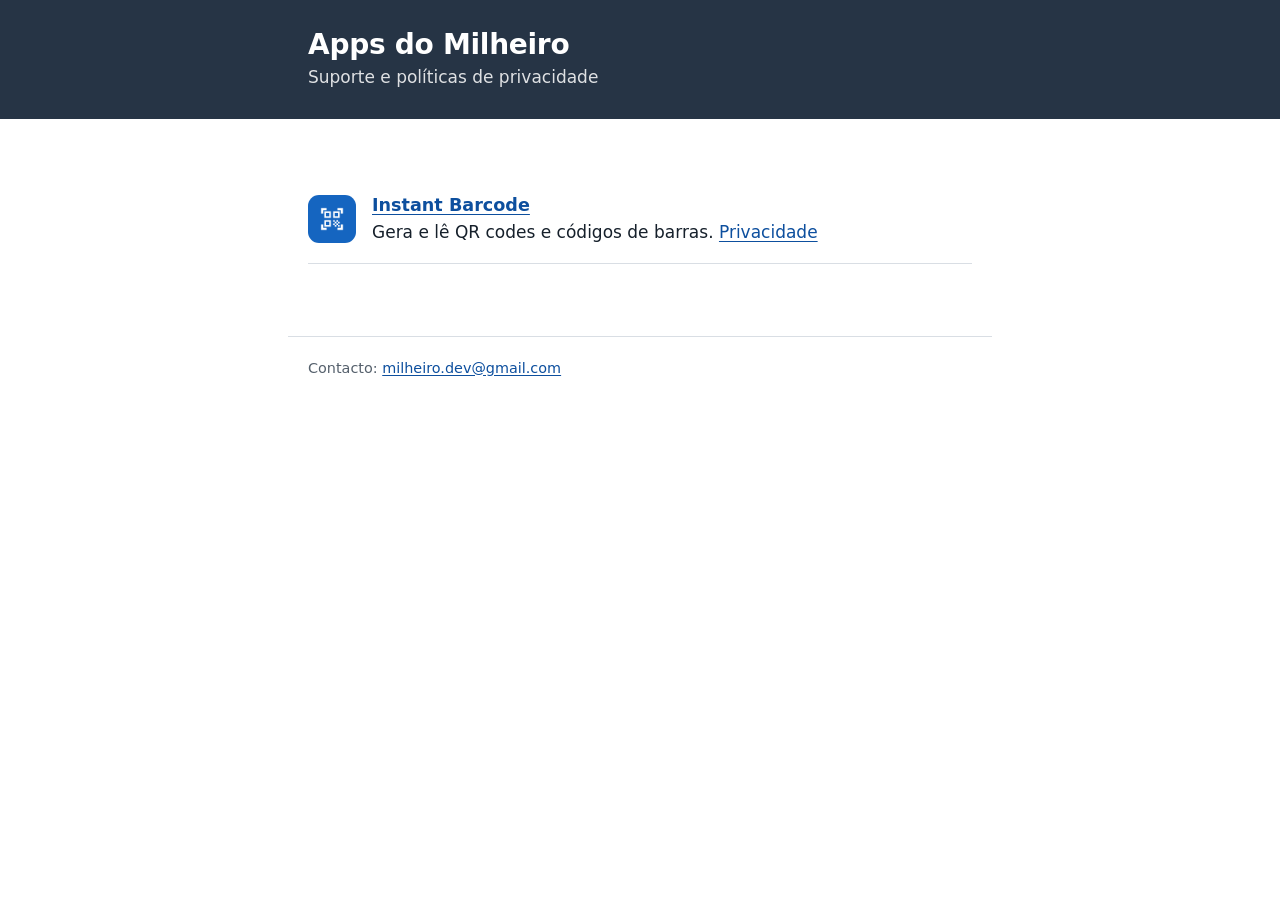
<file: index.html>
<!doctype html>
<html lang="pt-PT">
<head>
  <meta charset="utf-8">
  <meta name="viewport" content="width=device-width, initial-scale=1">
  <title>Apps do Milheiro</title>
  <link rel="stylesheet" href="assets/style.css">
</head>
<body>
  <header class="band" style="--app:#263445">
    <div class="band-inner">
      <div>
        <h1>Apps do Milheiro</h1>
        <p>Suporte e políticas de privacidade</p>
      </div>
    </div>
  </header>
  <main>
    <ul class="apps">
      <li>
        <img src="assets/instant-barcode.png" alt="">
        <div>
          <strong><a href="instant-barcode/">Instant Barcode</a></strong>
          Gera e lê QR codes e códigos de barras.
          <a href="instant-barcode/privacy.html">Privacidade</a>
        </div>
      </li>
      <!-- Nova app: copiar o <li> acima -->
    </ul>
  </main>
  <footer>Contacto: <a href="mailto:milheiro.dev@gmail.com">milheiro.dev@gmail.com</a></footer>
</body>
</html>
</file>
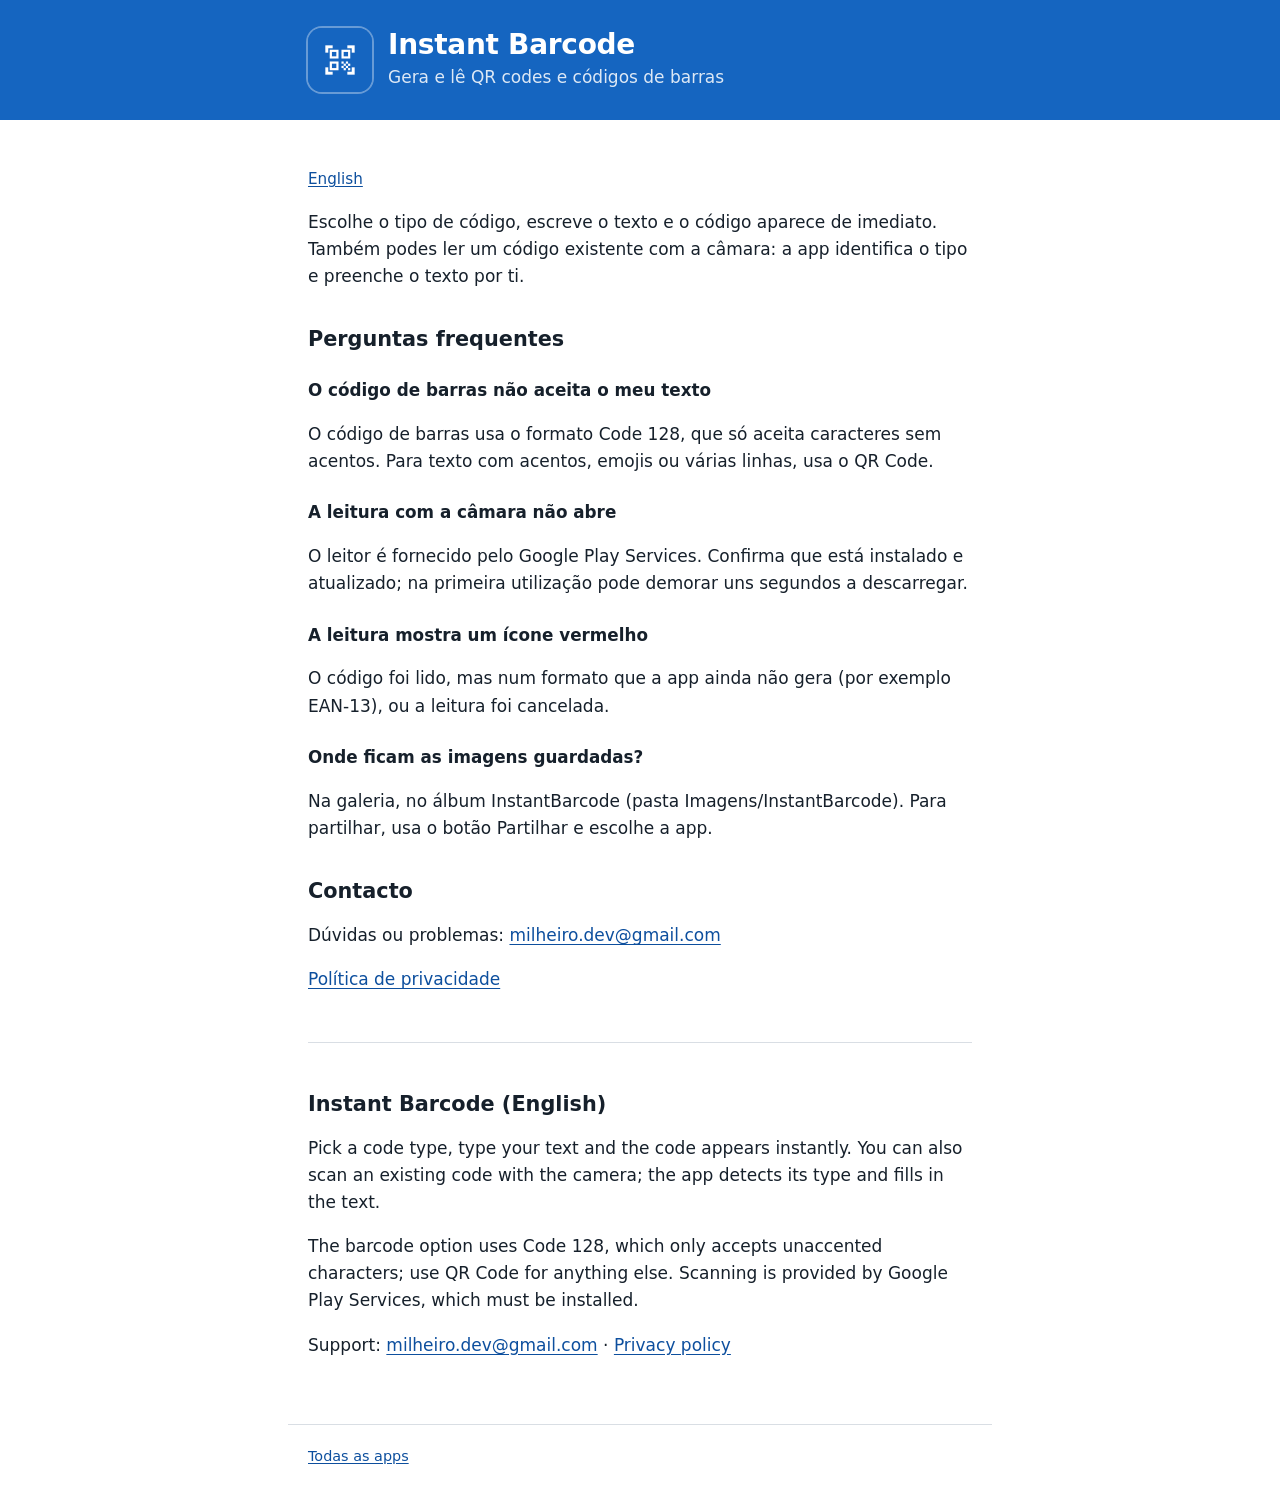
<file: instant-barcode/index.html>
<!doctype html>
<html lang="pt-PT">
<head>
  <meta charset="utf-8">
  <meta name="viewport" content="width=device-width, initial-scale=1">
  <title>Instant Barcode — Suporte</title>
  <link rel="stylesheet" href="../assets/style.css">
</head>
<body>
  <header class="band">
    <div class="band-inner">
      <img src="../assets/instant-barcode.png" alt="">
      <div>
        <h1>Instant Barcode</h1>
        <p>Gera e lê QR codes e códigos de barras</p>
      </div>
    </div>
  </header>
  <main>
    <p class="lang"><a href="#en">English</a></p>

    <p>Escolhe o tipo de código, escreve o texto e o código aparece de imediato. Também podes ler um código existente com a câmara: a app identifica o tipo e preenche o texto por ti.</p>

    <h2>Perguntas frequentes</h2>
    <h3>O código de barras não aceita o meu texto</h3>
    <p>O código de barras usa o formato Code 128, que só aceita caracteres sem acentos. Para texto com acentos, emojis ou várias linhas, usa o QR Code.</p>
    <h3>A leitura com a câmara não abre</h3>
    <p>O leitor é fornecido pelo Google Play Services. Confirma que está instalado e atualizado; na primeira utilização pode demorar uns segundos a descarregar.</p>
    <h3>A leitura mostra um ícone vermelho</h3>
    <p>O código foi lido, mas num formato que a app ainda não gera (por exemplo EAN-13), ou a leitura foi cancelada.</p>

    <h3>Onde ficam as imagens guardadas?</h3>
    <p>Na galeria, no álbum InstantBarcode (pasta Imagens/InstantBarcode). Para partilhar, usa o botão Partilhar e escolhe a app.</p>

    <h2>Contacto</h2>
    <p>Dúvidas ou problemas: <a href="mailto:milheiro.dev@gmail.com?subject=Instant%20Barcode">milheiro.dev@gmail.com</a></p>
    <p><a href="privacy.html">Política de privacidade</a></p>

    <hr>

    <section id="en" lang="en">
      <h2>Instant Barcode (English)</h2>
      <p>Pick a code type, type your text and the code appears instantly. You can also scan an existing code with the camera; the app detects its type and fills in the text.</p>
      <p>The barcode option uses Code 128, which only accepts unaccented characters; use QR Code for anything else. Scanning is provided by Google Play Services, which must be installed.</p>
      <p>Support: <a href="mailto:milheiro.dev@gmail.com?subject=Instant%20Barcode">milheiro.dev@gmail.com</a> · <a href="privacy.html#en">Privacy policy</a></p>
    </section>
  </main>
  <footer><a href="../">Todas as apps</a></footer>
</body>
</html>
</file>
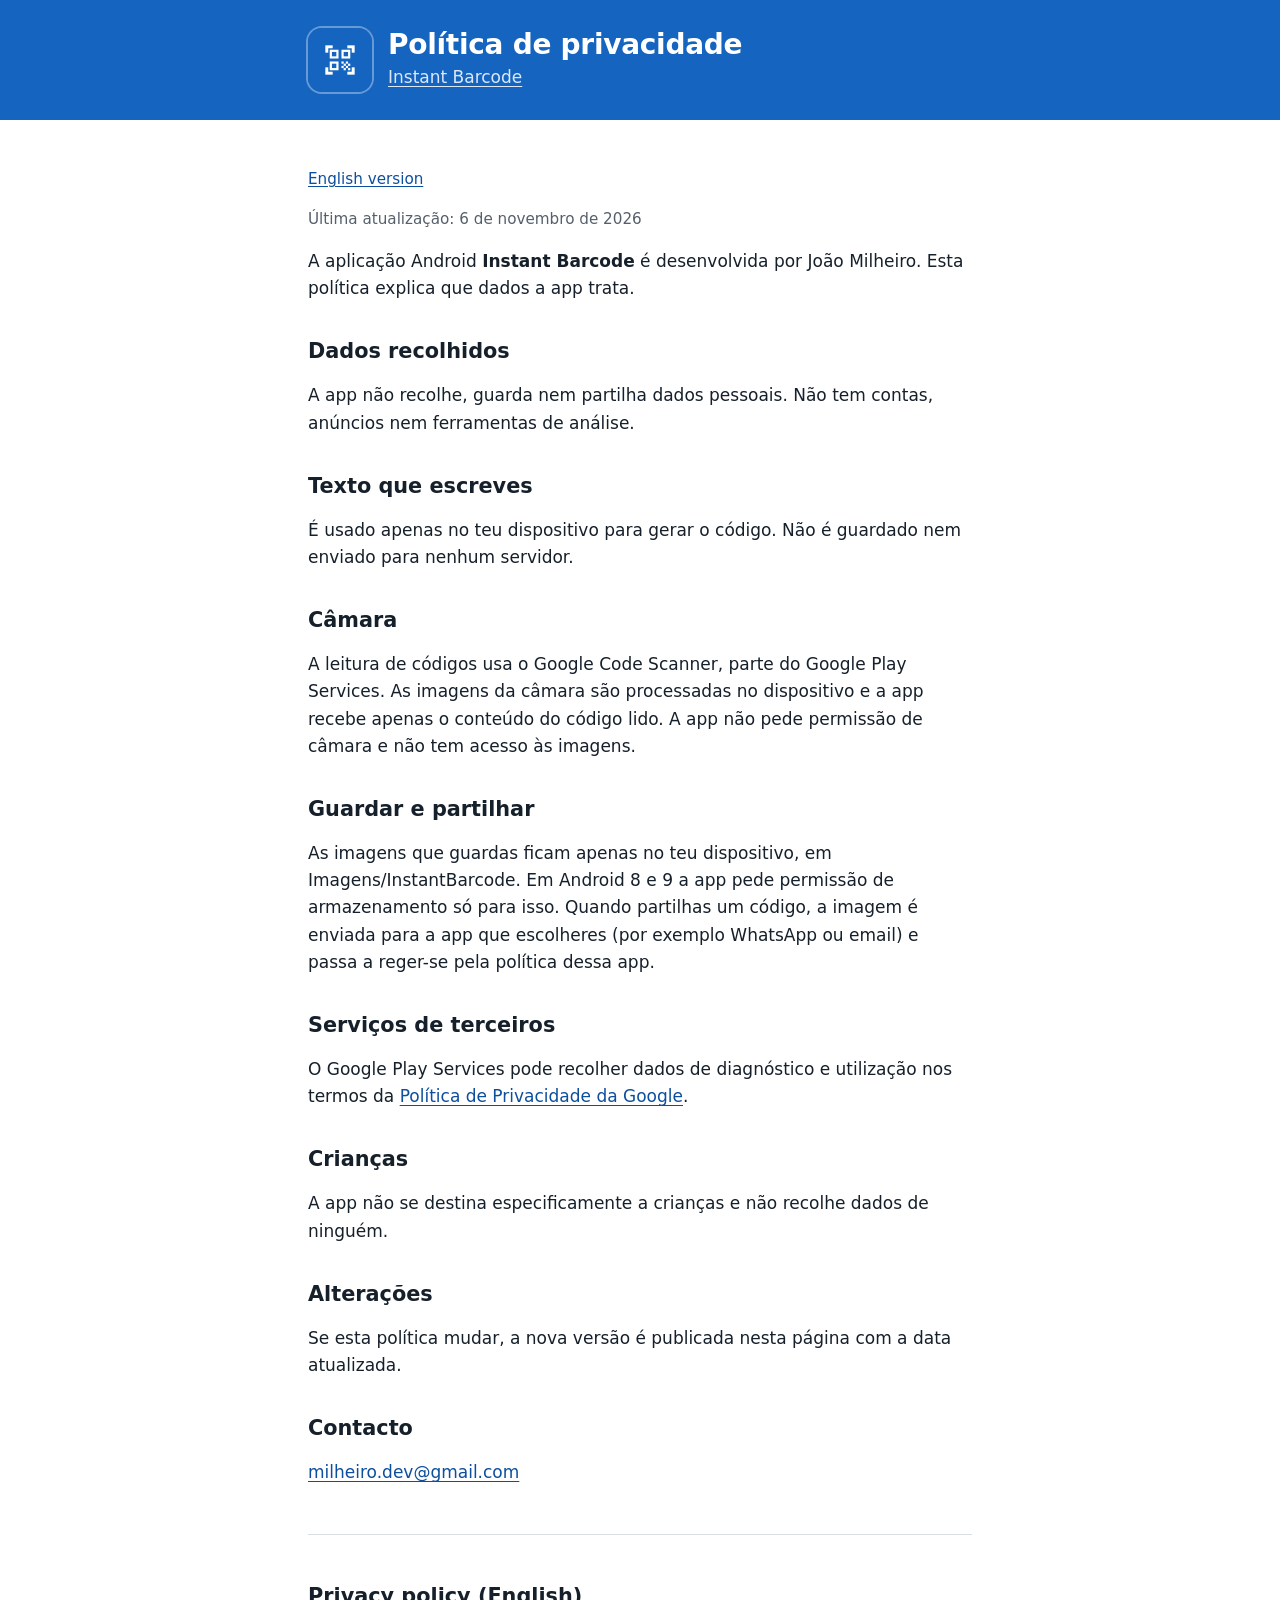
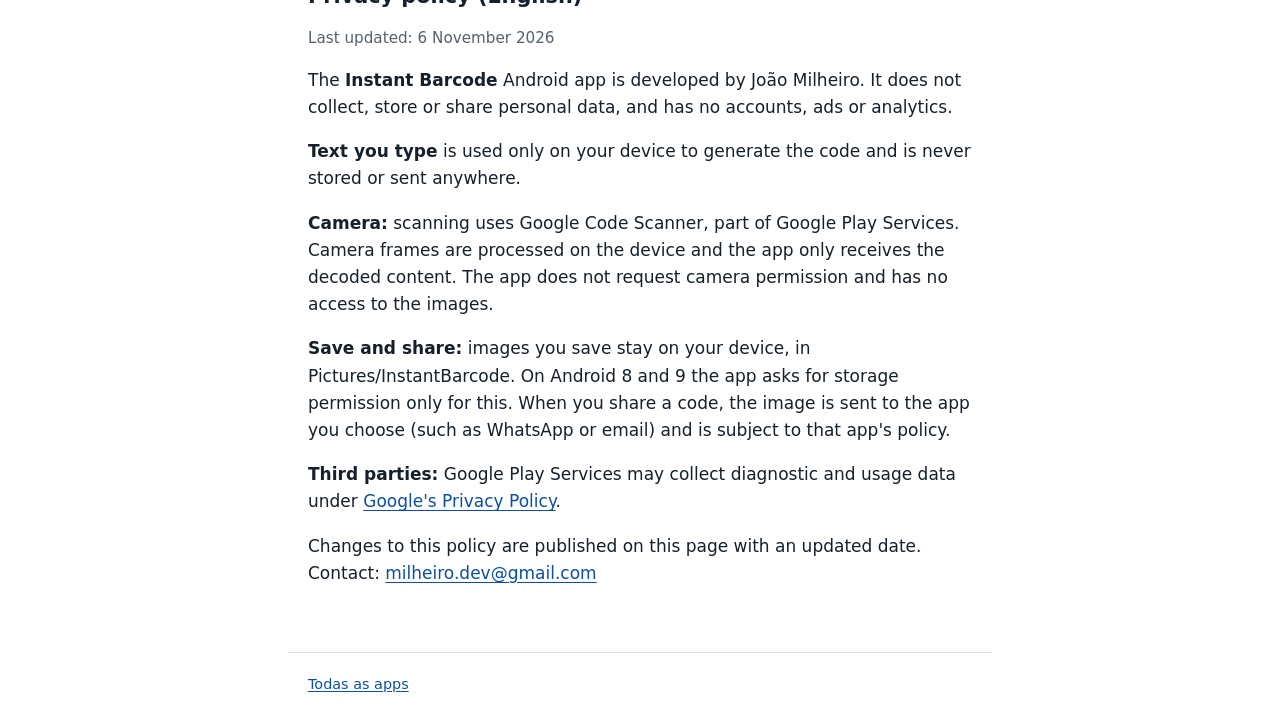
<file: instant-barcode/privacy.html>
<!doctype html>
<html lang="pt-PT">
<head>
  <meta charset="utf-8">
  <meta name="viewport" content="width=device-width, initial-scale=1">
  <title>Instant Barcode — Política de privacidade</title>
  <link rel="stylesheet" href="../assets/style.css">
</head>
<body>
  <header class="band">
    <div class="band-inner">
      <img src="../assets/instant-barcode.png" alt="">
      <div>
        <h1>Política de privacidade</h1>
        <p><a href="./">Instant Barcode</a></p>
      </div>
    </div>
  </header>
  <main>
    <p class="lang"><a href="#en">English version</a></p>
    <p class="meta">Última atualização: 6 de novembro de 2026</p>

    <p>A aplicação Android <strong>Instant Barcode</strong> é desenvolvida por João Milheiro. Esta política explica que dados a app trata.</p>

    <h2>Dados recolhidos</h2>
    <p>A app não recolhe, guarda nem partilha dados pessoais. Não tem contas, anúncios nem ferramentas de análise.</p>

    <h2>Texto que escreves</h2>
    <p>É usado apenas no teu dispositivo para gerar o código. Não é guardado nem enviado para nenhum servidor.</p>

    <h2>Câmara</h2>
    <p>A leitura de códigos usa o Google Code Scanner, parte do Google Play Services. As imagens da câmara são processadas no dispositivo e a app recebe apenas o conteúdo do código lido. A app não pede permissão de câmara e não tem acesso às imagens.</p>

    <h2>Guardar e partilhar</h2>
    <p>As imagens que guardas ficam apenas no teu dispositivo, em Imagens/InstantBarcode. Em Android 8 e 9 a app pede permissão de armazenamento só para isso. Quando partilhas um código, a imagem é enviada para a app que escolheres (por exemplo WhatsApp ou email) e passa a reger-se pela política dessa app.</p>

    <h2>Serviços de terceiros</h2>
    <p>O Google Play Services pode recolher dados de diagnóstico e utilização nos termos da <a href="https://policies.google.com/privacy">Política de Privacidade da Google</a>.</p>

    <h2>Crianças</h2>
    <p>A app não se destina especificamente a crianças e não recolhe dados de ninguém.</p>

    <h2>Alterações</h2>
    <p>Se esta política mudar, a nova versão é publicada nesta página com a data atualizada.</p>

    <h2>Contacto</h2>
    <p><a href="mailto:milheiro.dev@gmail.com?subject=Instant%20Barcode%20-%20Privacidade">milheiro.dev@gmail.com</a></p>

    <hr>

    <section id="en" lang="en">
      <h2>Privacy policy (English)</h2>
      <p class="meta">Last updated: 6 November 2026</p>
      <p>The <strong>Instant Barcode</strong> Android app is developed by João Milheiro. It does not collect, store or share personal data, and has no accounts, ads or analytics.</p>
      <p><strong>Text you type</strong> is used only on your device to generate the code and is never stored or sent anywhere.</p>
      <p><strong>Camera:</strong> scanning uses Google Code Scanner, part of Google Play Services. Camera frames are processed on the device and the app only receives the decoded content. The app does not request camera permission and has no access to the images.</p>
      <p><strong>Save and share:</strong> images you save stay on your device, in Pictures/InstantBarcode. On Android 8 and 9 the app asks for storage permission only for this. When you share a code, the image is sent to the app you choose (such as WhatsApp or email) and is subject to that app's policy.</p>
      <p><strong>Third parties:</strong> Google Play Services may collect diagnostic and usage data under <a href="https://policies.google.com/privacy">Google's Privacy Policy</a>.</p>
      <p>Changes to this policy are published on this page with an updated date. Contact: <a href="mailto:milheiro.dev@gmail.com">milheiro.dev@gmail.com</a></p>
    </section>
  </main>
  <footer><a href="../">Todas as apps</a></footer>
</body>
</html>
</file>
<file: assets/style.css>
/* Sem fontes nem scripts externos: as páginas não fazem pedidos a terceiros. */
:root {
  color-scheme: light dark;
  --ink: #16202b;
  --muted: #55606c;
  --paper: #ffffff;
  --line: #d9dee4;
  --app: #1565c0;      /* cor da app; cada pasta de app pode redefinir */
  --app-ink: #ffffff;
  --link: #0d4f9e;
  font-family: system-ui, -apple-system, "Segoe UI", Roboto, "Noto Sans", sans-serif;
}
@media (prefers-color-scheme: dark) {
  :root {
    --ink: #e6ebf0;
    --muted: #a3adb8;
    --paper: #12171d;
    --line: #2b333c;
    --link: #8ab8f2;
  }
}
* { box-sizing: border-box; }
html { -webkit-text-size-adjust: 100%; }
body {
  margin: 0;
  background: var(--paper);
  color: var(--ink);
  font-size: 1.0625rem;
  line-height: 1.6;
}
a { color: var(--link); text-underline-offset: 0.15em; }
a:focus-visible { outline: 3px solid var(--app); outline-offset: 2px; border-radius: 2px; }

.band {
  background: var(--app);
  color: var(--app-ink);
}
.band-inner, main, footer {
  max-width: 44rem;
  margin: 0 auto;
  padding-inline: 1.25rem;
}
.band-inner {
  display: flex;
  align-items: center;
  gap: 1rem;
  padding-block: 1.75rem;
}
.band img {
  width: 64px;
  height: 64px;
  border-radius: 14px;
  box-shadow: 0 0 0 2px rgb(255 255 255 / 0.35);
  flex: none;
}
.band h1 { margin: 0; font-size: 1.75rem; line-height: 1.2; letter-spacing: -0.01em; }
.band p { margin: 0.15rem 0 0; opacity: 0.85; }
.band a { color: inherit; }

main { padding-block: 2rem 3rem; }
main > * { max-width: 68ch; }
h2 { font-size: 1.3rem; margin: 2.25rem 0 0.5rem; line-height: 1.3; }
h3 { font-size: 1.05rem; margin: 1.5rem 0 0.25rem; }
.meta { color: var(--muted); font-size: 0.95rem; }
.lang { font-size: 0.95rem; }
hr { border: 0; border-top: 1px solid var(--line); margin: 3rem 0; }

ul.apps { list-style: none; padding: 0; margin: 1.5rem 0; }
ul.apps li {
  display: flex;
  gap: 1rem;
  align-items: center;
  padding: 1rem 0;
  border-bottom: 1px solid var(--line);
}
ul.apps img { width: 48px; height: 48px; border-radius: 11px; flex: none; }
ul.apps strong { display: block; font-size: 1.1rem; }

footer {
  border-top: 1px solid var(--line);
  padding-block: 1.25rem 2rem;
  color: var(--muted);
  font-size: 0.9rem;
}
</file>
